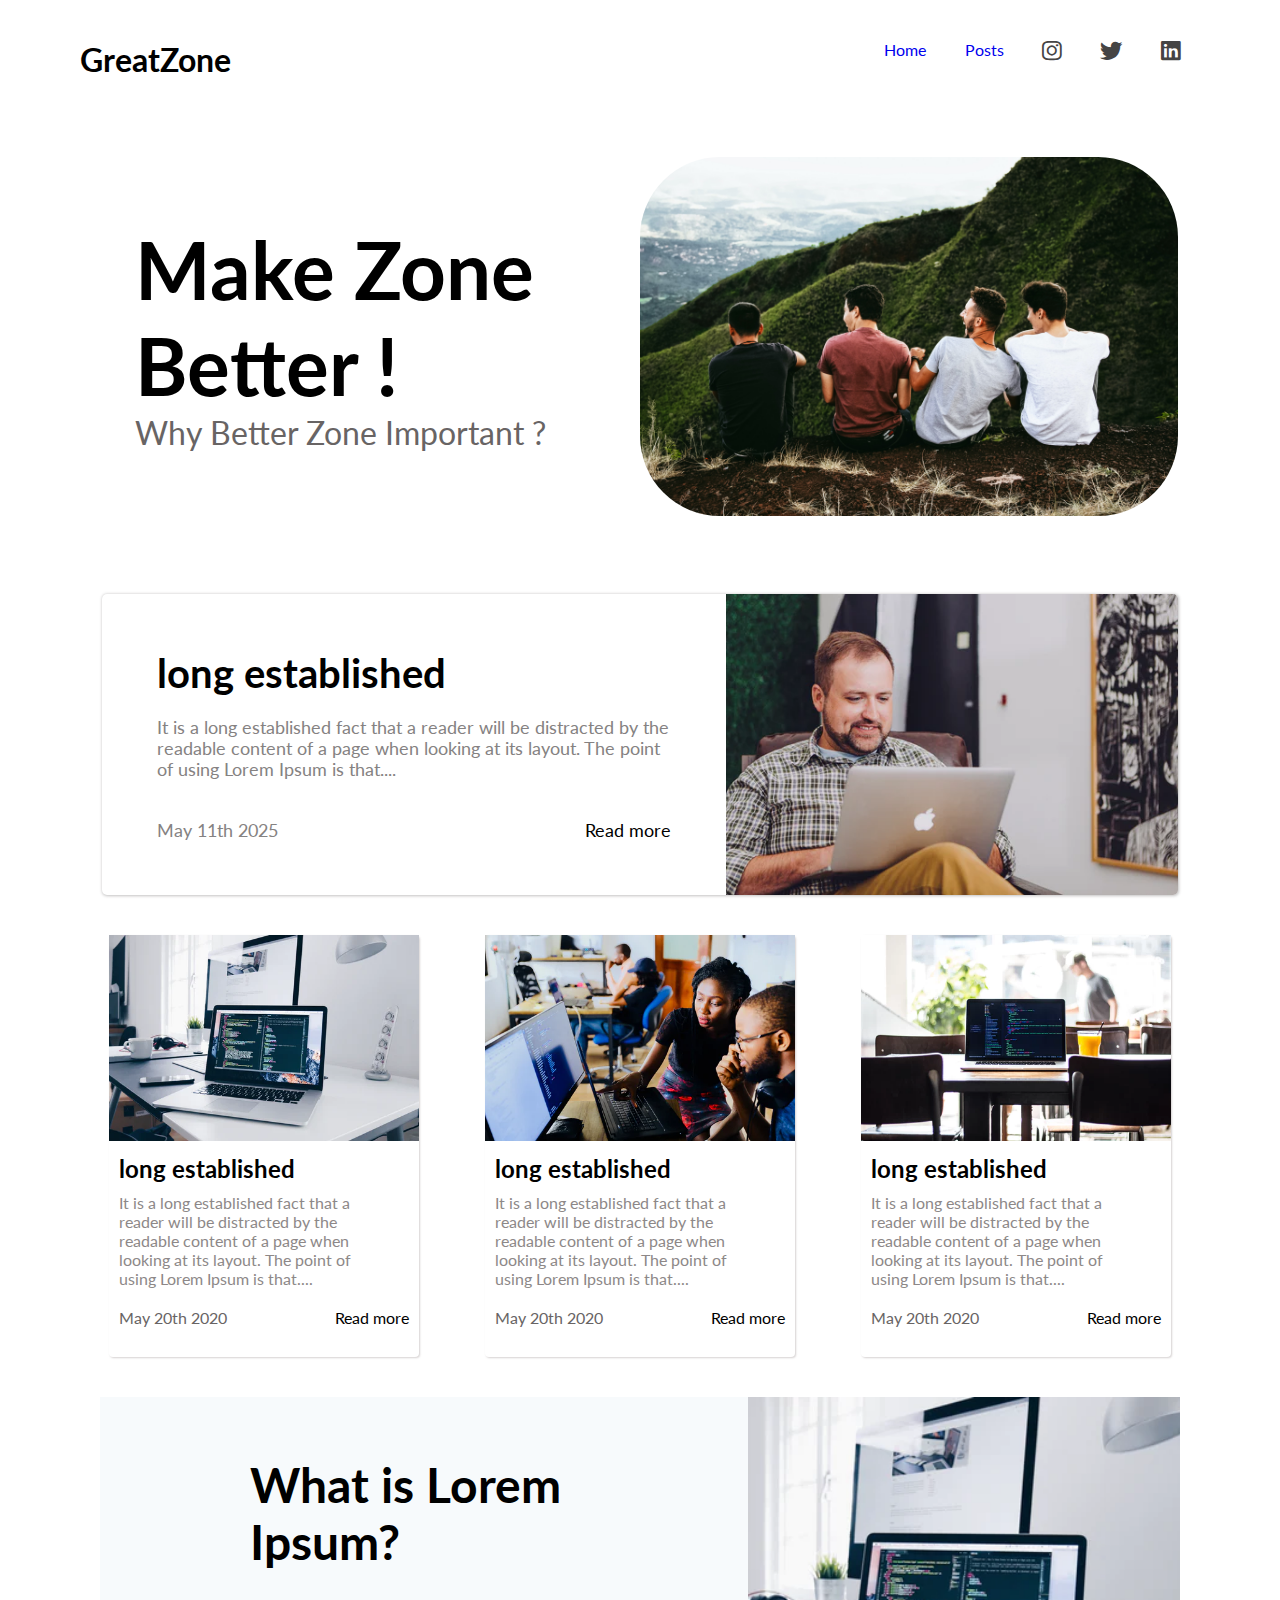
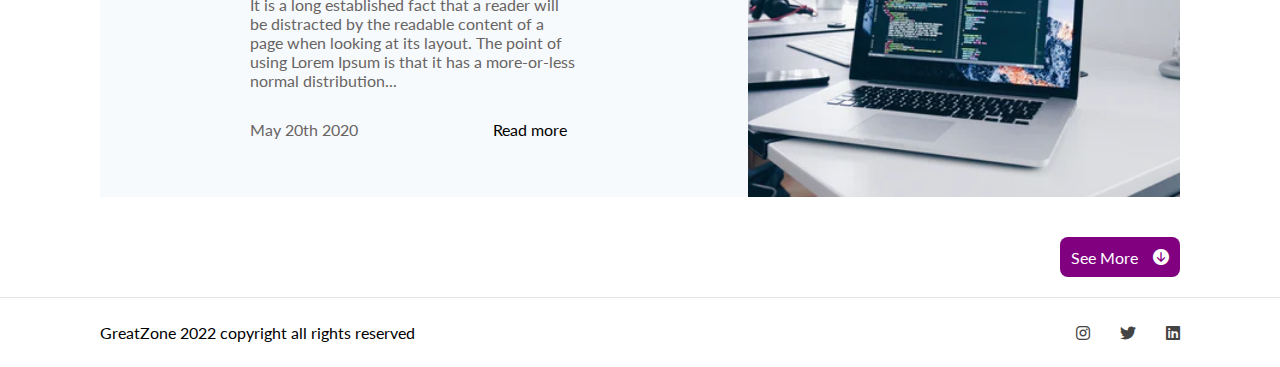
<file: blogWebsite/index.html>
<!DOCTYPE html>
<html lang="en">
  <head>
    <meta charset="UTF-8" />
    <meta name="viewport" content="width=device-width, initial-scale=1.0" />
    <title>Blog Website</title>
    <link rel="stylesheet" href="style.css" />
    <link
      rel="stylesheet"
      href="https://cdnjs.cloudflare.com/ajax/libs/font-awesome/6.7.2/css/all.min.css"
      integrity="sha512-Evv84Mr4kqVGRNSgIGL/F/aIDqQb7xQ2vcrdIwxfjThSH8CSR7PBEakCr51Ck+w+/U6swU2Im1vVX0SVk9ABhg=="
      crossorigin="anonymous"
      referrerpolicy="no-referrer"
    />
  </head>
  <body>
    <header>
      <nav>
        <h1>GreatZone</h1>
        <ul>
          <li><a href="index.html">Home</a></li>
          <li><a href="post.html">Posts</a></li>
          <li>
            <a href=""><i class="fa-brands fa-instagram"></i></a>
          </li>
          <li>
            <a href=""><i class="fa-brands fa-twitter"></i></a>
          </li>
          <li>
            <a href=""><i class="fa-brands fa-linkedin"></i></a>
          </li>
        </ul>
      </nav>
    </header>
    <div class="heroSection">
      <div class="heroContent">
        <h2>Make Zone Better !</h2>

        <h3>Why Better Zone Important ?</h3>
      </div>
      <img src="./images/img1.jpg" alt="" />
    </div>

    <div class="hCard">
      <div class="hContent">
        <h3>long established</h3>
        <p>
          It is a long established fact that a reader will be distracted by the
          readable content of a page when looking at its layout. The point of
          using Lorem Ipsum is that....
        </p>
        <div class="status">
          <p class="date">May 11th 2025</p>
          <p id="readMore">Read more</p>
        </div>
      </div>

      <img src="./images/img2.png" alt="" />
    </div>
    <div class="cards">
      <div class="card">
        <img src="./images/img3.png" alt="" />
        <div class="cardContent">
          <h3>long established</h3>
          <p class="pColor">
            It is a long established fact that a reader will be distracted by
            the readable content of a page when looking at its layout. The point
            of using Lorem Ipsum is that....
          </p>
        </div>
        <div class="cardStatus">
          <p class="pColor">May 20th 2020</p>
          <p>Read more</p>
        </div>
      </div>
      <div class="card">
        <img src="./images/img4.png" alt="" />
        <div class="cardContent">
          <h3>long established</h3>
          <p class="pColor">
            It is a long established fact that a reader will be distracted by
            the readable content of a page when looking at its layout. The point
            of using Lorem Ipsum is that....
          </p>
        </div>
        <div class="cardStatus">
          <p class="pColor">May 20th 2020</p>
          <p>Read more</p>
        </div>
      </div>
      <div class="card">
        <img src="./images/img5.png" alt="" />
        <div class="cardContent">
          <h3>long established</h3>
          <p class="pColor">
            It is a long established fact that a reader will be distracted by
            the readable content of a page when looking at its layout. The point
            of using Lorem Ipsum is that....
          </p>
        </div>
        <div class="cardStatus">
          <p class="pColor">May 20th 2020</p>
          <p>Read more</p>
        </div>
      </div>
    </div>
    <div class="bigCard">
      <div class="bigCardContent">
        <h2>What is Lorem Ipsum?</h2>
        <p class="desc pColor">
          It is a long established fact that a reader will be distracted by the
          readable content of a page when looking at its layout. The point of
          using Lorem Ipsum is that it has a more-or-less normal distribution...
        </p>
        <div class="bidCardStatus">
          <p class="pColor">May 20th 2020</p>
          <p>Read more</p>
        </div>
      </div>

      <img src="./images/img3.png" alt="" />
    </div>
    <div class="seeMOre">
      <p>See More</p>
      <i class="fa-solid fa-circle-arrow-down"></i>
    </div>
    <footer>
      <p>GreatZone 2022 copyright all rights reserved</p>

      <ul>
        <li>
          <a href=""><i class="fa-brands fa-instagram"></i></a>
        </li>
        <li>
          <a href="">
            <i class="fa-brands fa-twitter"></i>
          </a>
        </li>
        <li>
          <a href=""><i class="fa-brands fa-linkedin"></i></a>
        </li>
      </ul>
    </footer>
  </body>
</html>
</file>
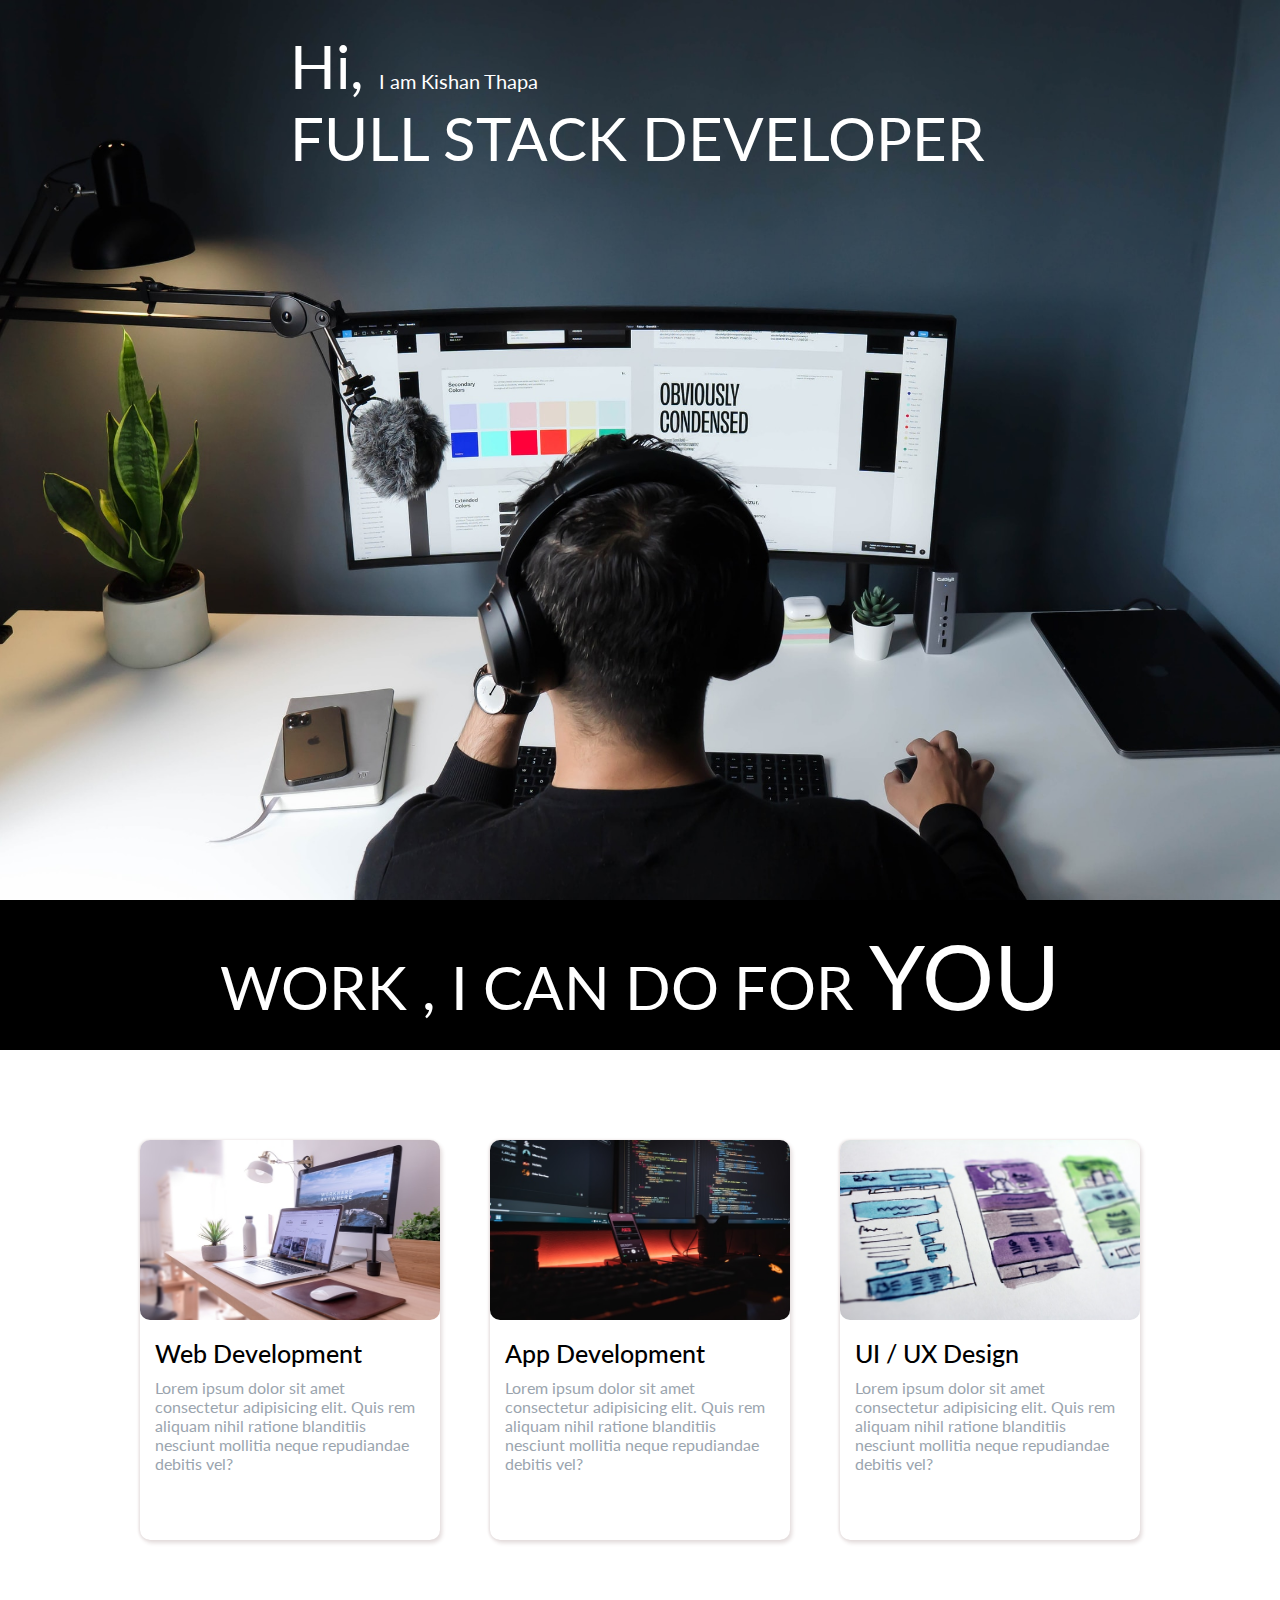
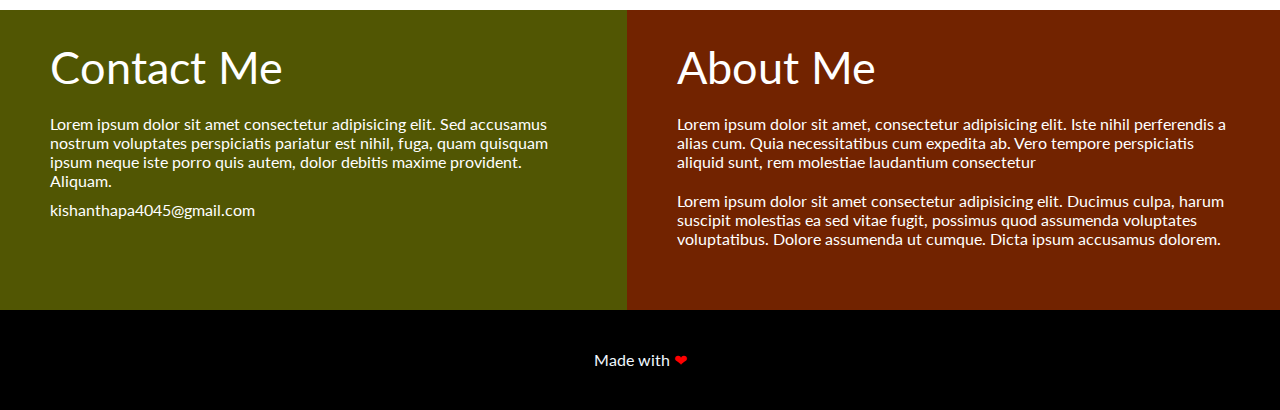
<file: landingPage/index.html>
<!DOCTYPE html>
<html lang="en">
  <head>
    <meta charset="UTF-8" />
    <meta name="viewport" content="width=device-width, initial-scale=1.0" />
    <title>Developer | Landing Page</title>
    <link rel="stylesheet" href="style.css" />
  </head>
  <body>
    <div class="wrapper">
      <div class="heroSection">
        <div class="textSection">
          <p><span class="lg-font">Hi, </span> I am Kishan Thapa</p>
          <h1 class="lg-font">FULL STACK DEVELOPER</h1>
        </div>
      </div>
      <div class="blackDiv">
        <h2 class="lg-font">WORK , I CAN DO FOR <span>YOU</span></h2>
      </div>
      <div class="cardContainer">
        <div class="card">
          <div class="imgContainer">
            <img src="./images/card1.jpg" alt="" />
          </div>
          <div class="cardContent">
            <h3>Web Development</h3>
            <p>
              Lorem ipsum dolor sit amet consectetur adipisicing elit. Quis rem
              aliquam nihil ratione blanditiis nesciunt mollitia neque
              repudiandae debitis vel?
            </p>
          </div>
        </div>

        <div class="card">
          <div class="imgContainer">
            <img src="./images/card2.jpg" alt="" />
          </div>
          <div class="cardContent">
            <h3>App Development</h3>
            <p>
              Lorem ipsum dolor sit amet consectetur adipisicing elit. Quis rem
              aliquam nihil ratione blanditiis nesciunt mollitia neque
              repudiandae debitis vel?
            </p>
          </div>
        </div>

        <div class="card">
          <div class="imgContainer">
            <img src="./images/card3.jpg" alt="" />
          </div>
          <div class="cardContent">
            <h3>UI / UX Design</h3>
            <p>
              Lorem ipsum dolor sit amet consectetur adipisicing elit. Quis rem
              aliquam nihil ratione blanditiis nesciunt mollitia neque
              repudiandae debitis vel?
            </p>
          </div>
        </div>
      </div>
      <div class="bottom">
        <div class="contactMe">
          <h2>Contact Me</h2>
          <p>
            Lorem ipsum dolor sit amet consectetur adipisicing elit. Sed
            accusamus nostrum voluptates perspiciatis pariatur est nihil, fuga,
            quam quisquam ipsum neque iste porro quis autem, dolor debitis
            maxime provident. Aliquam.
          </p>
          <a href="mailto:kishanthapa4045@gmail.com"
            >kishanthapa4045@gmail.com</a
          >
        </div>
        <div class="about">
          <h2>About Me</h2>
          <p>
            Lorem ipsum dolor sit amet, consectetur adipisicing elit. Iste nihil
            perferendis a alias cum. Quia necessitatibus cum expedita ab. Vero
            tempore perspiciatis aliquid sunt, rem molestiae laudantium
            consectetur
          </p>
          <p>
            Lorem ipsum dolor sit amet consectetur adipisicing elit. Ducimus
            culpa, harum suscipit molestias ea sed vitae fugit, possimus quod
            assumenda voluptates voluptatibus. Dolore assumenda ut cumque. Dicta
            ipsum accusamus dolorem.
          </p>
        </div>
      </div>
      <footer>
        <p>Made with <span>&#10084;</span></p>
      </footer>
    </div>
  </body>
</html>
</file>
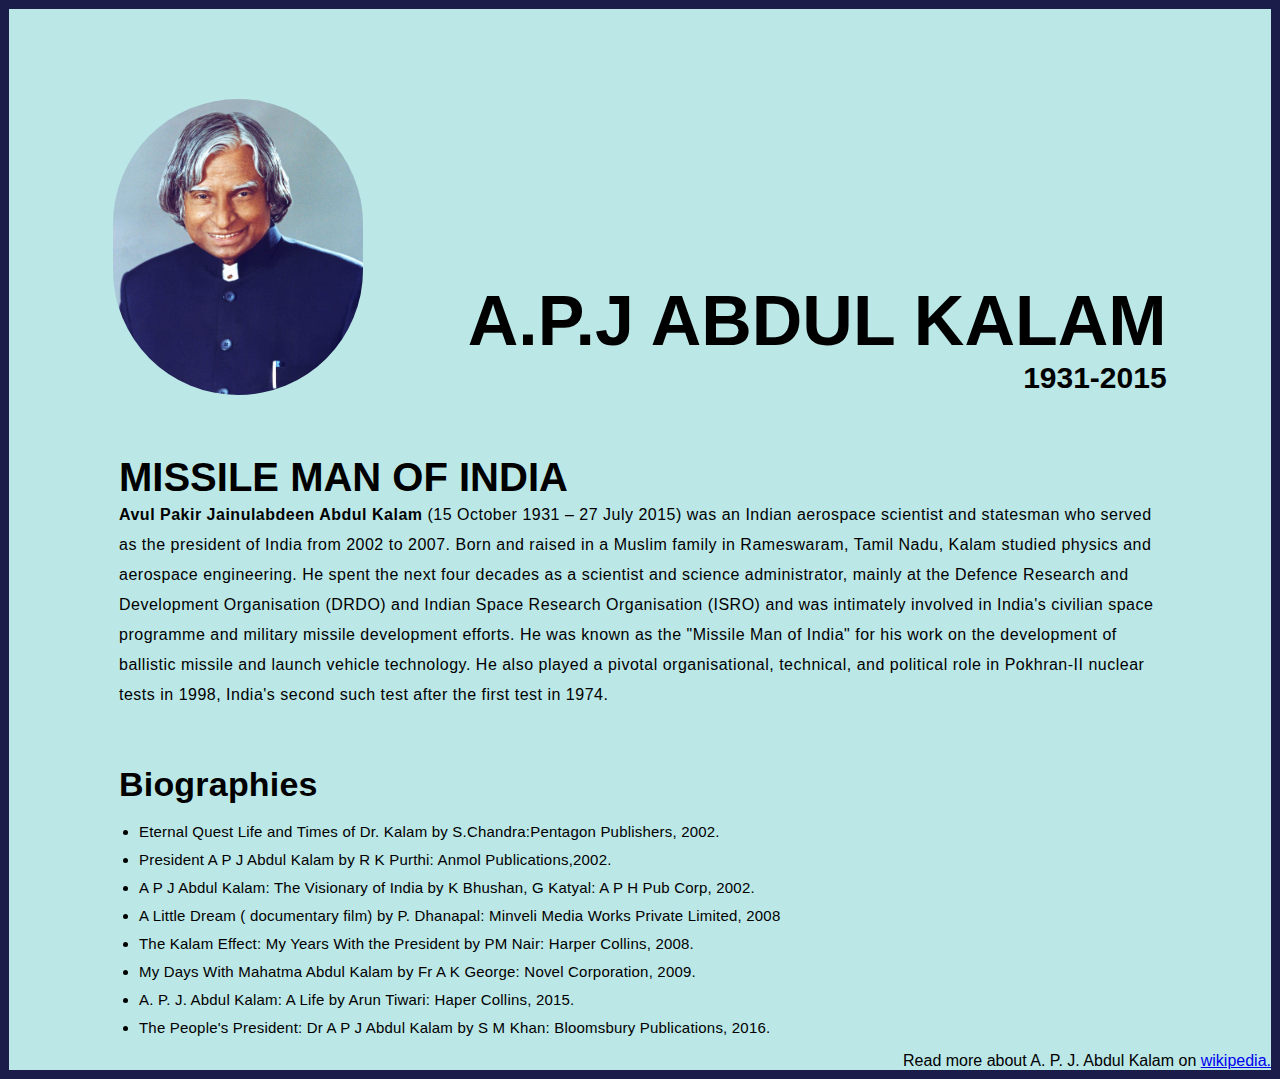
<file: tributeWebsite/index.html>
<!DOCTYPE html>
<html lang="en">
  <head>
    <meta charset="UTF-8" />
    <meta name="viewport" content="width=device-width, initial-scale=1.0" />
    <title>The Tribute Website | A.P.J Abdul Kalam</title>
    <link rel="stylesheet" href="style.css" />
  </head>
  <body>
    <div class="wrapper">
      <div class="top-section">
        <img src="./image/img1.jpg" alt="image" />
        <div>
          <h1>A.P.J Abdul Kalam</h1>
          <h4>1931-2015</h4>
        </div>
      </div>
      <div class="main-section">
        <h2>missile man of india</h2>

        <p>
          <b> Avul Pakir Jainulabdeen Abdul Kalam</b> (15 October 1931 – 27 July
          2015) was an Indian aerospace scientist and statesman who served as
          the president of India from 2002 to 2007. Born and raised in a Muslim
          family in Rameswaram, Tamil Nadu, Kalam studied physics and aerospace
          engineering. He spent the next four decades as a scientist and science
          administrator, mainly at the Defence Research and Development
          Organisation (DRDO) and Indian Space Research Organisation (ISRO) and
          was intimately involved in India's civilian space programme and
          military missile development efforts. He was known as the "Missile Man
          of India" for his work on the development of ballistic missile and
          launch vehicle technology. He also played a pivotal organisational,
          technical, and political role in Pokhran-II nuclear tests in 1998,
          India's second such test after the first test in 1974.
        </p>
      </div>
      <div class="biography-section">
        <h4>Biographies</h4>
        <ul>
          <li>
            <p>
              Eternal Quest Life and Times of Dr. Kalam by S.Chandra:Pentagon
              Publishers, 2002.
            </p>
          </li>
          <li>
            <p>
              President A P J Abdul Kalam by R K Purthi: Anmol
              Publications,2002.
            </p>
          </li>
          <li>
            <p>
              A P J Abdul Kalam: The Visionary of India by K Bhushan, G Katyal:
              A P H Pub Corp, 2002.
            </p>
          </li>
          <li>
            <p>
              A Little Dream ( documentary film) by P. Dhanapal: Minveli Media
              Works Private Limited, 2008
            </p>
          </li>
          <li>
            <p>
              The Kalam Effect: My Years With the President by PM Nair: Harper
              Collins, 2008.
            </p>
          </li>
          <li>
            <p>
              My Days With Mahatma Abdul Kalam by Fr A K George: Novel
              Corporation, 2009.
            </p>
          </li>
          <li>
            <p>
              A. P. J. Abdul Kalam: A Life by Arun Tiwari: Haper Collins, 2015.
            </p>
          </li>
          <li>
            <p>
              The People's President: Dr A P J Abdul Kalam by S M Khan:
              Bloomsbury Publications, 2016.
            </p>
          </li>
        </ul>
      </div>
      <div class="moreInfo-section">
        <p>
          Read more about A. P. J. Abdul Kalam on
          <a
            target="_blank"
            href="https://en.wikipedia.org/wiki/A._P._J._Abdul_Kalam"
            >wikipedia.</a
          >
        </p>
      </div>
    </div>
  </body>
</html>
</file>
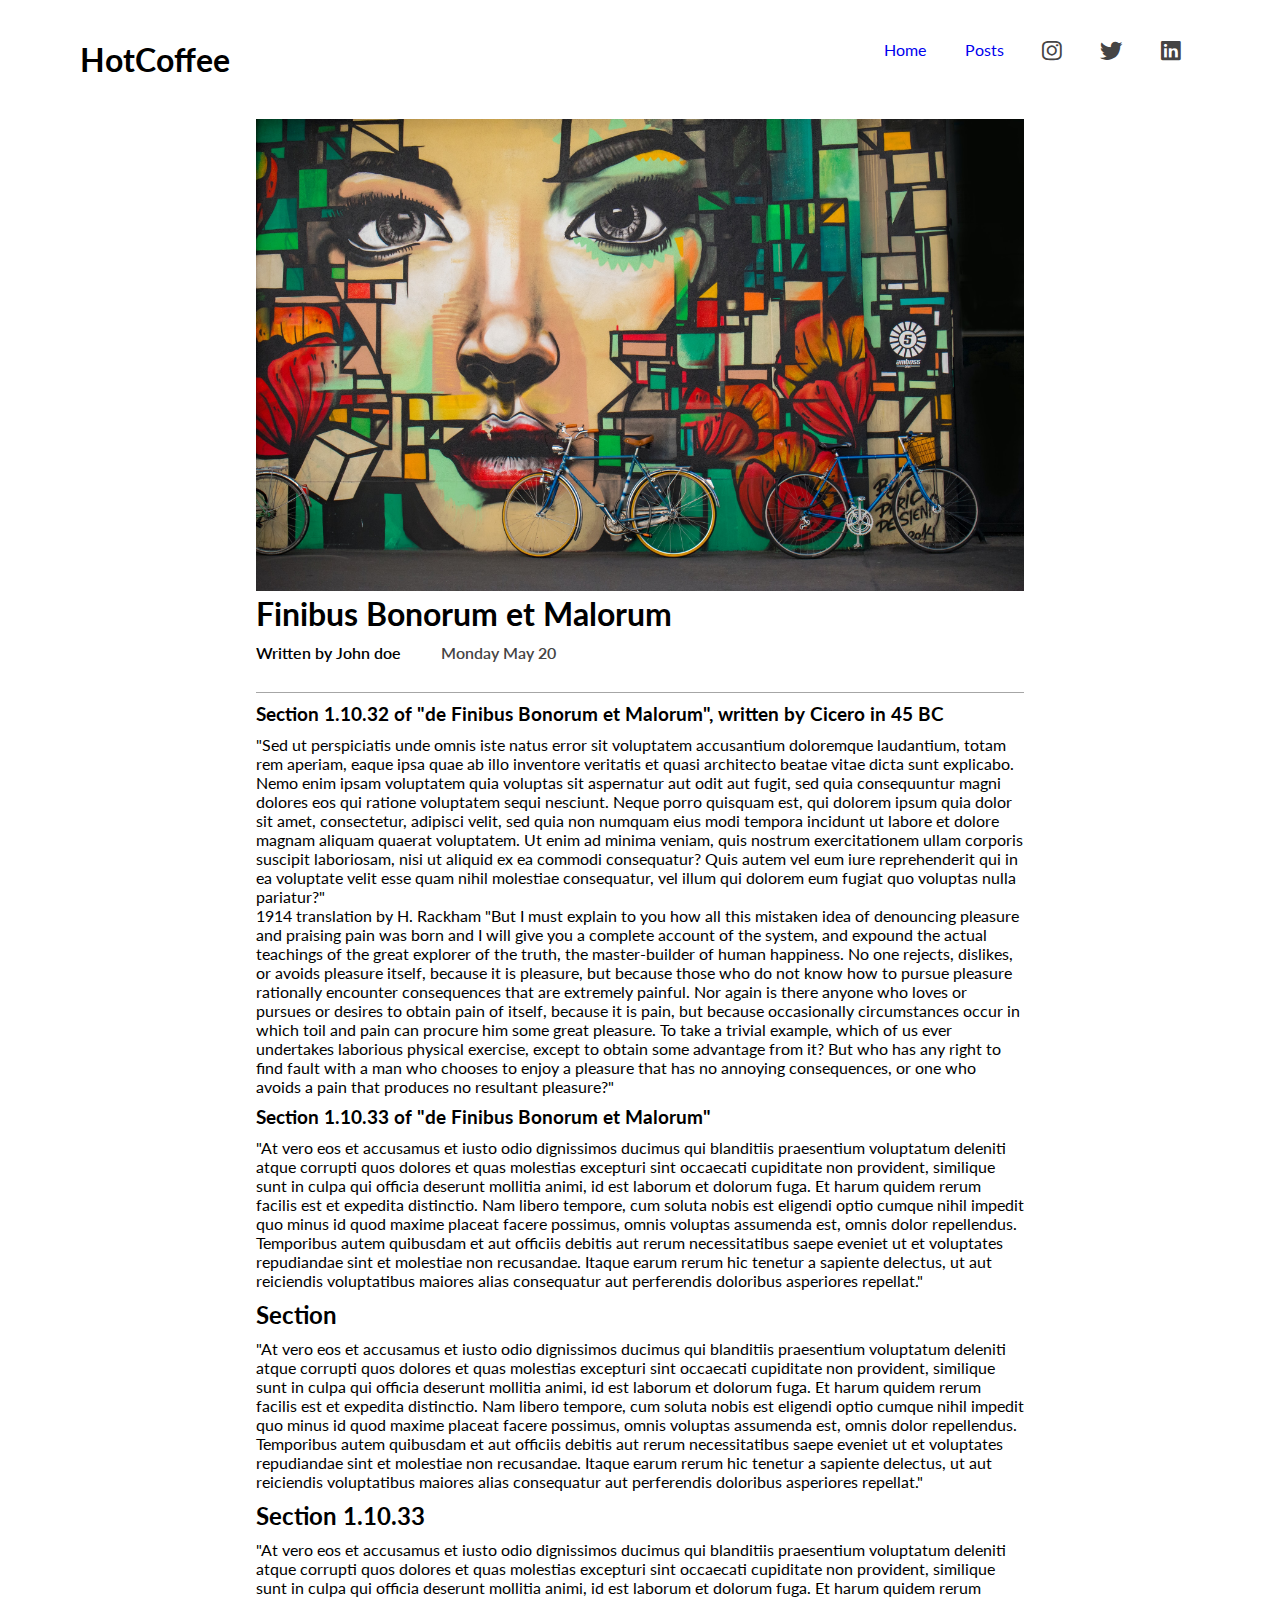
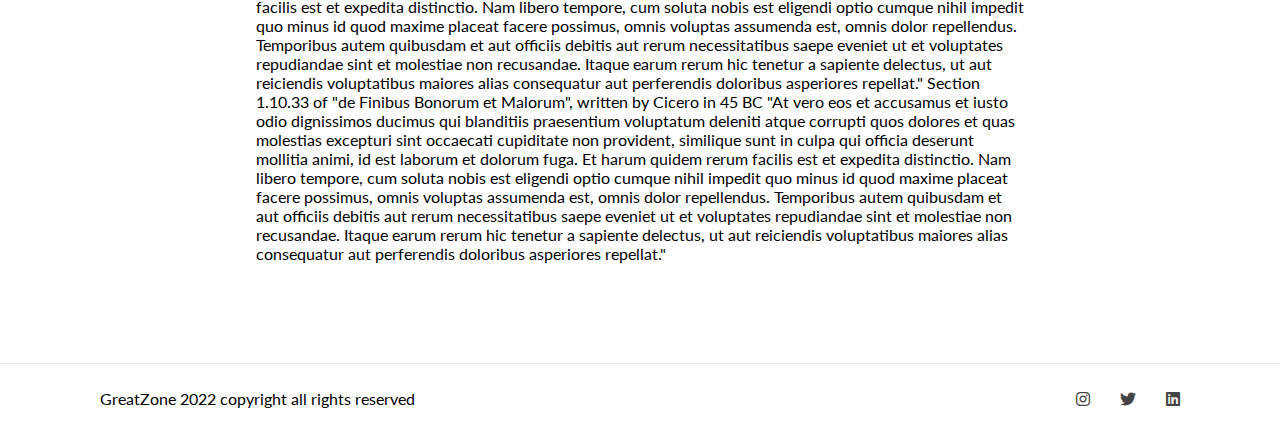
<file: blogWebsite/post.html>
<!DOCTYPE html>
<html lang="en">
  <head>
    <meta charset="UTF-8" />
    <meta name="viewport" content="width=device-width, initial-scale=1.0" />
    <title>Blog Website</title>
    <link rel="stylesheet" href="style.css" />
    <link
      rel="stylesheet"
      href="https://cdnjs.cloudflare.com/ajax/libs/font-awesome/6.7.2/css/all.min.css"
      integrity="sha512-Evv84Mr4kqVGRNSgIGL/F/aIDqQb7xQ2vcrdIwxfjThSH8CSR7PBEakCr51Ck+w+/U6swU2Im1vVX0SVk9ABhg=="
      crossorigin="anonymous"
      referrerpolicy="no-referrer"
    />
  </head>
  <body>
    <header>
      <nav>
        <h1>HotCoffee</h1>
        <ul>
          <li><a href="index.html">Home</a></li>
          <li><a href="index.html">Posts</a></li>
          <li>
            <a href=""><i class="fa-brands fa-instagram"></i></a>
          </li>
          <li>
            <a href=""><i class="fa-brands fa-twitter"></i></a>
          </li>
          <li>
            <a href=""><i class="fa-brands fa-linkedin"></i></a>
          </li>
        </ul>
      </nav>
    </header>
    <div class="postHeroSection">
      <div class="subHeroSection">
        <img src="images/img6.jpg" alt="" />
        <h1>Finibus Bonorum et Malorum</h1>
        <div class="heroStatus">
          <p>Written by John doe</p>
          <p class="data">Monday May 20</p>
        </div>
      </div>
    </div>

    <div class="contentSection">
      <h3>
        Section 1.10.32 of "de Finibus Bonorum et Malorum", written by Cicero in
        45 BC
      </h3>
      <p>
        "Sed ut perspiciatis unde omnis iste natus error sit voluptatem
        accusantium doloremque laudantium, totam rem aperiam, eaque ipsa quae ab
        illo inventore veritatis et quasi architecto beatae vitae dicta sunt
        explicabo. Nemo enim ipsam voluptatem quia voluptas sit aspernatur aut
        odit aut fugit, sed quia consequuntur magni dolores eos qui ratione
        voluptatem sequi nesciunt. Neque porro quisquam est, qui dolorem ipsum
        quia dolor sit amet, consectetur, adipisci velit, sed quia non numquam
        eius modi tempora incidunt ut labore et dolore magnam aliquam quaerat
        voluptatem. Ut enim ad minima veniam, quis nostrum exercitationem ullam
        corporis suscipit laboriosam, nisi ut aliquid ex ea commodi consequatur?
        Quis autem vel eum iure reprehenderit qui in ea voluptate velit esse
        quam nihil molestiae consequatur, vel illum qui dolorem eum fugiat quo
        voluptas nulla pariatur?"
      </p>
      <p>
        1914 translation by H. Rackham "But I must explain to you how all this
        mistaken idea of denouncing pleasure and praising pain was born and I
        will give you a complete account of the system, and expound the actual
        teachings of the great explorer of the truth, the master-builder of
        human happiness. No one rejects, dislikes, or avoids pleasure itself,
        because it is pleasure, but because those who do not know how to pursue
        pleasure rationally encounter consequences that are extremely painful.
        Nor again is there anyone who loves or pursues or desires to obtain pain
        of itself, because it is pain, but because occasionally circumstances
        occur in which toil and pain can procure him some great pleasure. To
        take a trivial example, which of us ever undertakes laborious physical
        exercise, except to obtain some advantage from it? But who has any right
        to find fault with a man who chooses to enjoy a pleasure that has no
        annoying consequences, or one who avoids a pain that produces no
        resultant pleasure?"
      </p>
      <h3>Section 1.10.33 of "de Finibus Bonorum et Malorum"</h3>
      <p>
        "At vero eos et accusamus et iusto odio dignissimos ducimus qui
        blanditiis praesentium voluptatum deleniti atque corrupti quos dolores
        et quas molestias excepturi sint occaecati cupiditate non provident,
        similique sunt in culpa qui officia deserunt mollitia animi, id est
        laborum et dolorum fuga. Et harum quidem rerum facilis est et expedita
        distinctio. Nam libero tempore, cum soluta nobis est eligendi optio
        cumque nihil impedit quo minus id quod maxime placeat facere possimus,
        omnis voluptas assumenda est, omnis dolor repellendus. Temporibus autem
        quibusdam et aut officiis debitis aut rerum necessitatibus saepe eveniet
        ut et voluptates repudiandae sint et molestiae non recusandae. Itaque
        earum rerum hic tenetur a sapiente delectus, ut aut reiciendis
        voluptatibus maiores alias consequatur aut perferendis doloribus
        asperiores repellat."
      </p>
      <h2>Section</h2>
      <p>
        "At vero eos et accusamus et iusto odio dignissimos ducimus qui
        blanditiis praesentium voluptatum deleniti atque corrupti quos dolores
        et quas molestias excepturi sint occaecati cupiditate non provident,
        similique sunt in culpa qui officia deserunt mollitia animi, id est
        laborum et dolorum fuga. Et harum quidem rerum facilis est et expedita
        distinctio. Nam libero tempore, cum soluta nobis est eligendi optio
        cumque nihil impedit quo minus id quod maxime placeat facere possimus,
        omnis voluptas assumenda est, omnis dolor repellendus. Temporibus autem
        quibusdam et aut officiis debitis aut rerum necessitatibus saepe eveniet
        ut et voluptates repudiandae sint et molestiae non recusandae. Itaque
        earum rerum hic tenetur a sapiente delectus, ut aut reiciendis
        voluptatibus maiores alias consequatur aut perferendis doloribus
        asperiores repellat."
      </p>
      <h2>Section 1.10.33</h2>
      <p>
        "At vero eos et accusamus et iusto odio dignissimos ducimus qui
        blanditiis praesentium voluptatum deleniti atque corrupti quos dolores
        et quas molestias excepturi sint occaecati cupiditate non provident,
        similique sunt in culpa qui officia deserunt mollitia animi, id est
        laborum et dolorum fuga. Et harum quidem rerum facilis est et expedita
        distinctio. Nam libero tempore, cum soluta nobis est eligendi optio
        cumque nihil impedit quo minus id quod maxime placeat facere possimus,
        omnis voluptas assumenda est, omnis dolor repellendus. Temporibus autem
        quibusdam et aut officiis debitis aut rerum necessitatibus saepe eveniet
        ut et voluptates repudiandae sint et molestiae non recusandae. Itaque
        earum rerum hic tenetur a sapiente delectus, ut aut reiciendis
        voluptatibus maiores alias consequatur aut perferendis doloribus
        asperiores repellat." Section 1.10.33 of "de Finibus Bonorum et
        Malorum", written by Cicero in 45 BC "At vero eos et accusamus et iusto
        odio dignissimos ducimus qui blanditiis praesentium voluptatum deleniti
        atque corrupti quos dolores et quas molestias excepturi sint occaecati
        cupiditate non provident, similique sunt in culpa qui officia deserunt
        mollitia animi, id est laborum et dolorum fuga. Et harum quidem rerum
        facilis est et expedita distinctio. Nam libero tempore, cum soluta nobis
        est eligendi optio cumque nihil impedit quo minus id quod maxime placeat
        facere possimus, omnis voluptas assumenda est, omnis dolor repellendus.
        Temporibus autem quibusdam et aut officiis debitis aut rerum
        necessitatibus saepe eveniet ut et voluptates repudiandae sint et
        molestiae non recusandae. Itaque earum rerum hic tenetur a sapiente
        delectus, ut aut reiciendis voluptatibus maiores alias consequatur aut
        perferendis doloribus asperiores repellat."
      </p>
    </div>
    <footer>
      <p>GreatZone 2022 copyright all rights reserved</p>

      <ul>
        <li>
          <a href=""><i class="fa-brands fa-instagram"></i></a>
        </li>
        <li>
          <a href="">
            <i class="fa-brands fa-twitter"></i>
          </a>
        </li>
        <li>
          <a href=""><i class="fa-brands fa-linkedin"></i></a>
        </li>
      </ul>
    </footer>
  </body>
</html>
</file>
<file: blogWebsite/style.css>
@import url("https://fonts.googleapis.com/css2?family=Lato:ital,wght@0,100;0,300;0,400;0,700;0,900;1,100;1,300;1,400;1,700;1,900&family=Open+Sans:ital,wght@0,300..800;1,300..800&display=swap");

* {
  margin: 0;
  padding: 0;
  box-sizing: border-box;
  font-family: "Lato", sans-serif;
}
/* utility class */

.pColor {
  color: rgb(104, 100, 100);
}

/* styling home page  */
a {
  text-decoration: none;
}
header {
  padding-inline: 80px;
  padding-block: 40px;
}

nav {
  display: flex;
  justify-content: space-between;
}
nav ul {
  list-style: none;
  display: flex;
}
nav > ul li {
  margin-inline: 1.2rem;
  cursor: pointer;
}
nav > ul li i {
  font-size: 1.4em;
  text-decoration: none;
  color: #454444;
  cursor: pointer;
}

/* hero section */

.heroSection {
  display: flex;
  justify-content: space-around;
  align-items: center;
  padding-inline: 8%;
  padding-block: 3%;
}
.heroSection img {
  width: 50%;
  border-radius: 80px;
}

.heroContent h2 {
  font-size: 5em;
}
.heroContent h3 {
  font-size: 2em;
  color: rgb(104, 100, 100);

  font-weight: normal;
}
.heroContent {
  margin-left: 3%;
}

.hCard {
  display: flex;
  justify-content: center;
  align-items: center;
  margin: 40px 8%;
  box-shadow: 0.5px 0.5px 3px rgba(177, 175, 175, 0.769);
  border-radius: 5px;
  overflow: hidden;
}
.hCard img {
  width: 42%;
  object-fit: cover;
}

.hCard h3 {
  font-size: 2.5em;
  margin-bottom: 20px;
}
.hCard p {
  font-size: 1.1em;
  color: rgb(133, 130, 130);
}

.hContent {
  padding-inline: 55px;
}
.status {
  display: flex;
  justify-content: space-between;
  margin-top: 40px;
}

#readMore {
  color: black;
}

.cards {
  display: flex;
  justify-content: center;
  gap: 66px;
}

.card {
  max-width: 310px;
  box-shadow: 1px 1px 2px rgba(203, 198, 198, 0.785);
  border-radius: 4px;
}

.card img {
  object-fit: cover;
  object-position: center;
  width: 100%;
  margin-bottom: 10px;
}
.cardContent h3 {
  margin-bottom: 10px;
  font-size: 1.5em;
}

.cardContent {
  padding-left: 10px;
  padding-right: 30px;
}
.cardContent p {
  color: rgb(141, 136, 136);
}
.cardStatus {
  display: flex;
  justify-content: space-between;
  padding: 10px;
  margin-top: 10px;
  margin-bottom: 20px;
}

#cardReadMore {
  color: black;
  border: 1px solid red;
}

.card:hover {
  transform: scale(1.03);
  transition: 0.2s ease-in-out;
}
.bigCard {
  display: flex;
  justify-content: space-between;
  align-items: center;
  height: 400px;
  margin-inline: 100px;
  margin-block: 40px;
  gap: 20px;

  background-color: #f7fafc;
}

.bigCard img {
  height: 100%;
  width: 40%;
  object-fit: cover;
}
.bigCard h2 {
  font-size: 3em;
}
.bigCardContent {
  margin-inline: 50px;
  padding-inline: 100px;
}

.desc {
  margin-top: 25px;
}

.bidCardStatus {
  display: flex;
  justify-content: space-between;
  margin-top: 30px;
  padding-right: 11px;
}

.seeMOre i {
  color: #ffffff;
}
.seeMOre {
  background-color: purple;
  width: 120px;
  height: 40px;
  display: flex;
  justify-content: space-around;
  align-items: center;
  gap: 8px;
  position: absolute;
  right: 100px;
  color: #ffffff;
  border-radius: 8px;
  padding: 4px 8px;
  cursor: pointer;
}

footer ul li a i {
  color: #454444;
}

footer {
  display: flex;
  justify-content: space-between;
  padding-inline: 100px;
  margin-top: 100px;
  height: 70px;
  align-items: center;
  border-top: 0.5px solid #45444423;
}

footer ul {
  list-style: none;
  display: flex;
  gap: 30px;
}
/* post page styling */
.postHeroSection {
  display: flex;

  width: 100%;
  justify-content: center;
}

.postHeroSection img {
  width: 100%;
}

.subHeroSection {
  width: 60%;
  border-bottom: 1px solid #4544447a;
  padding-bottom: 30px;
}
.heroStatus {
  display: flex;
  margin-top: 10px;
}
.heroStatus p {
  font-weight: 600;
}
.data {
  margin-left: 40px;
  color: #454444;
}

.contentSection {
  width: 60%;
  margin-inline: auto;
}

.contentSection h3 {
  margin-block: 10px;
}
.contentSection h2 {
  margin-block: 10px;
}
</file>
<file: landingPage/style.css>
@import url("https://fonts.googleapis.com/css2?family=Lato:ital,wght@0,100;0,300;0,400;0,700;0,900;1,100;1,300;1,400;1,700;1,900&display=swap");

* {
  margin: 0;
  padding: 0;
  box-sizing: border-box;
}

body {
  font-family: "Lato", sans-serif;
}

.heroSection {
  background-image: url(./images/heroImage.jpg);
  background-size: cover;
  background-position: center;
  background-repeat: no-repeat;
  min-height: 100vh;
  width: 100%;
  color: white;
}
.textSection {
  margin: 0 auto;
  padding-top: 30px;
  max-width: 700px;
}

.textSection p {
  font-size: 20px;
}

.lg-font {
  font-size: 60px;
  font-weight: 400;
}

.blackDiv {
  height: 150px;
  background-color: #000000;
  color: #ffffff;
  display: flex;
  align-items: center;
  justify-content: center;
}

.blackDiv h2 {
  font-size: 60px;
}
.blackDiv h2 span {
  font-size: 90px;
}

.cardContainer {
  display: flex;
  justify-content: center;
  max-width: 1100px;
  margin: 0 auto;
  flex-wrap: wrap;
  gap: 50px;
  margin-top: 90px;
  margin-bottom: 70px;
}

.card {
  max-width: 300px;
  height: 400px;
  box-shadow: 2px 3px 4px rgb(227, 219, 219), -1px 0px 3px rgb(227, 219, 219);
  border-radius: 10px;
}
.imgContainer {
  width: 100%;
}

.imgContainer img {
  background-size: cover;
  background-position: center;
  background-repeat: no-repeat;
  width: 100%;
  height: 180px;
  border-radius: 10px;
}

.cardContent {
  margin: 15px;
}
.cardContent p {
  color: rgb(154, 164, 174);
  margin-top: 10px;
}
.cardContent h3 {
  font-weight: 500;
  font-size: 25px;
}

.card:hover {
  transition: 0.2s ease-in-out;
  transform: scale(1.03);
  box-shadow: 2px 3px 4px rgb(206, 197, 197), -1px 0px 3px rgb(227, 219, 219);
}

.bottom {
  display: flex;
}

.contactMe {
  background-color: #515603;
  color: #ffffff;
  padding: 30px 50px;
  min-height: 300px;
}
.contactMe a {
  color: #ffffff;
  text-decoration: none;
  display: inline-block;
  margin-top: 10px;
}
.about {
  background-color: #722300;
  color: #ffffff;
  padding: 30px 50px;
  min-height: 300px;
}

.about h2,
.contactMe h2 {
  font-size: 45px;
  font-weight: 400;
  margin-bottom: 20px;
}

.about p {
  margin-bottom: 20px;
}
footer p span {
  color: red;
}
footer p {
  text-align: center;
  color: aliceblue;
}

footer {
  height: 100px;
  background-color: #000000;
  display: flex;
  align-items: center;
  justify-content: center;
}
@media (max-width: 786px) {
  .textSection {
    width: 90%;
    padding-left: 10px;
    padding-top: 70px;
  }

  .blackDiv h2 {
    font-size: 25px;
  }
  .blackDiv h2 span {
    font-size: 30px;
  }
  .textSection p {
    font-size: 20px;
    margin-bottom: 10px;
  }
  .lg-font {
    font-size: 30px;
    font-weight: 400;
  }

  .bottom {
    flex-direction: column;
  }
}
</file>
<file: tributeWebsite/style.css>
* {
  padding: 0;
  margin: 0;
  box-sizing: border-box;
  font-family: "Lucida Sans", "Lucida Sans Regular", "Lucida Grande",
    "Lucida Sans Unicode", Geneva, Verdana, sans-serif;
}
.wrapper {
  width: 100vw;
  min-height: 100vh;
  background-color: rgb(187, 231, 231);
  border: 9px solid rgb(28, 28, 74);
}

.top-section {
  display: flex;
  justify-content: space-evenly;
  align-items: flex-end;
  margin-top: 90px;
  flex-wrap: wrap;
}

.top-section > img {
  width: 250px;
  border-radius: 300px;
}

.top-section h1 {
  font-size: 70px;
  text-transform: uppercase;
}

.top-section h4 {
  text-align: end;
  font-size: 30px;
}

.main-section {
  margin: 60px 110px;
}
.main-section h2 {
  font-size: 40px;
  text-transform: uppercase;
}
.main-section p {
  line-height: 30px;
  letter-spacing: 0.5px;
}

.biography-section {
  line-height: 28px;
  letter-spacing: 0.2px;
  margin: 10px 110px;
  font-size: 15px;
}

.biography-section h4 {
  font-size: 34px;
  margin-bottom: 20px;
}

.biography-section ul {
  margin-left: 20px;
}

.moreInfo-section {
  text-align: end;
  
}
</file>
